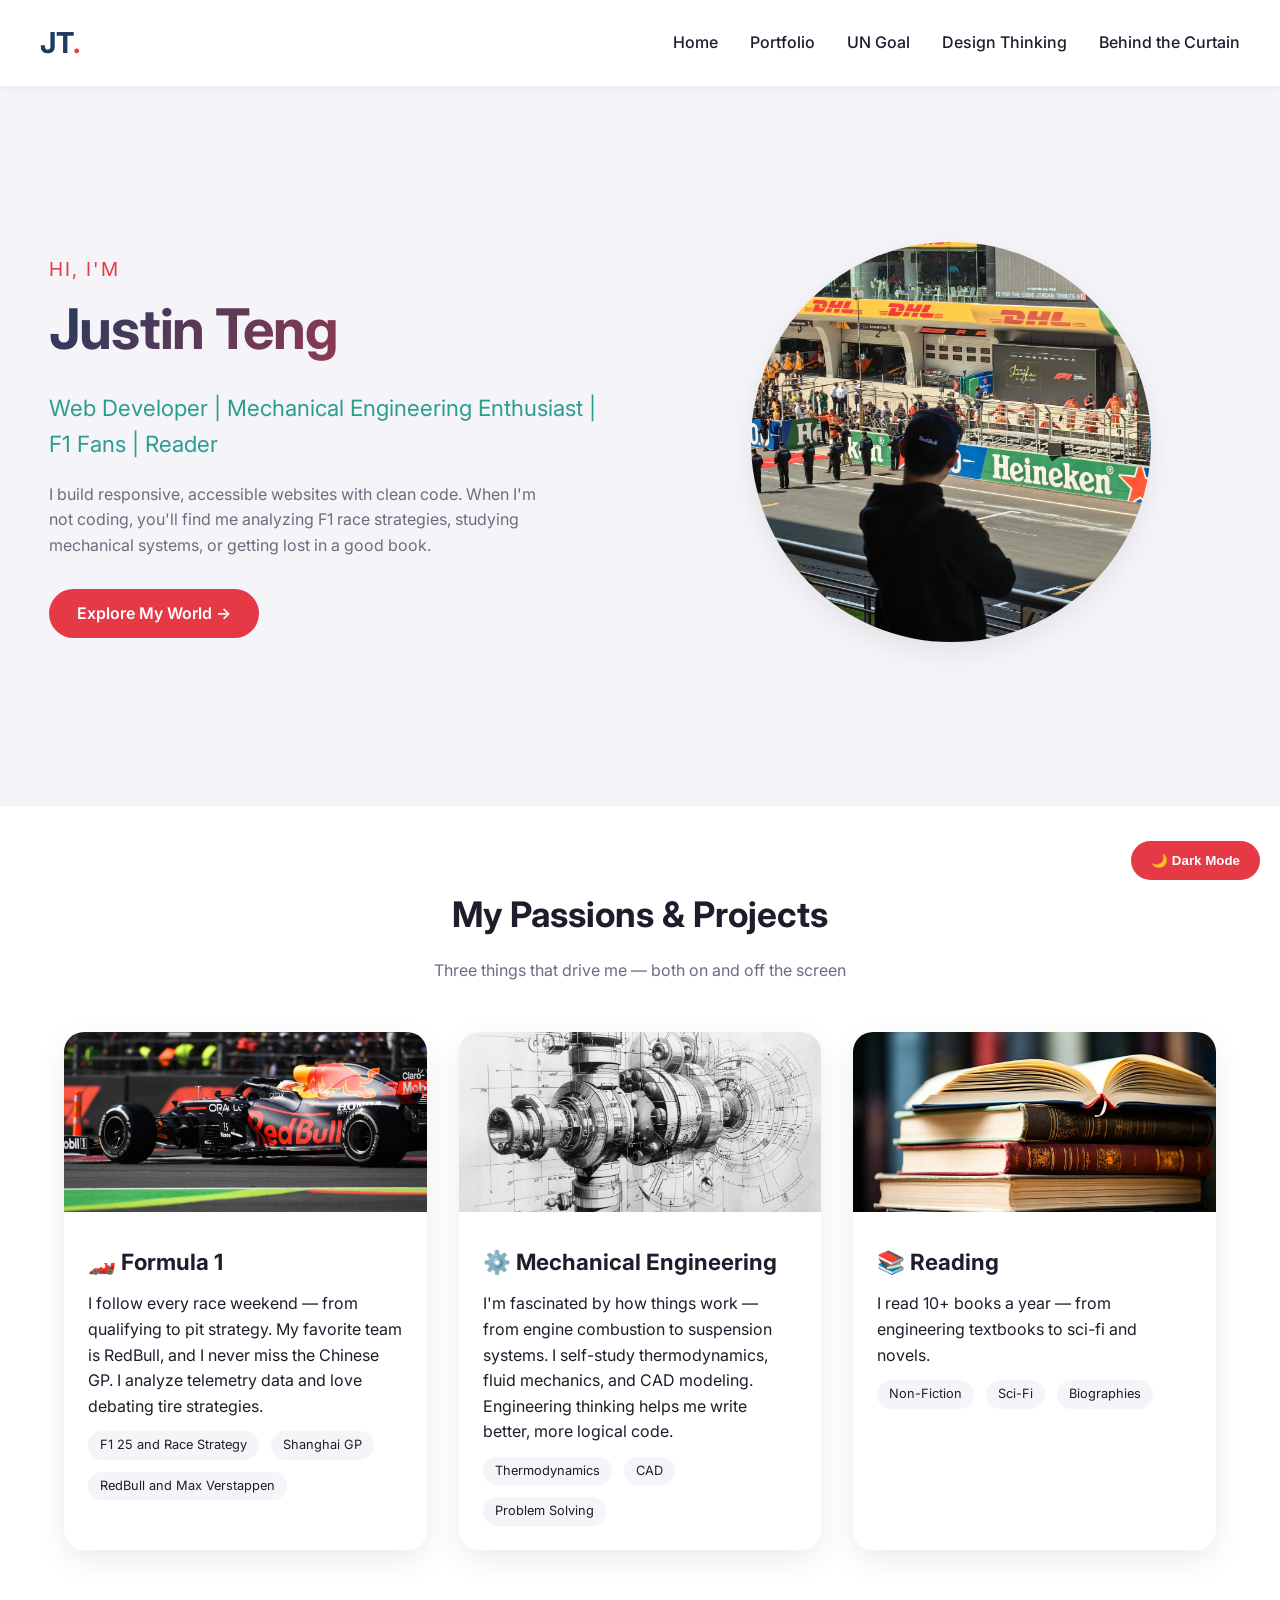
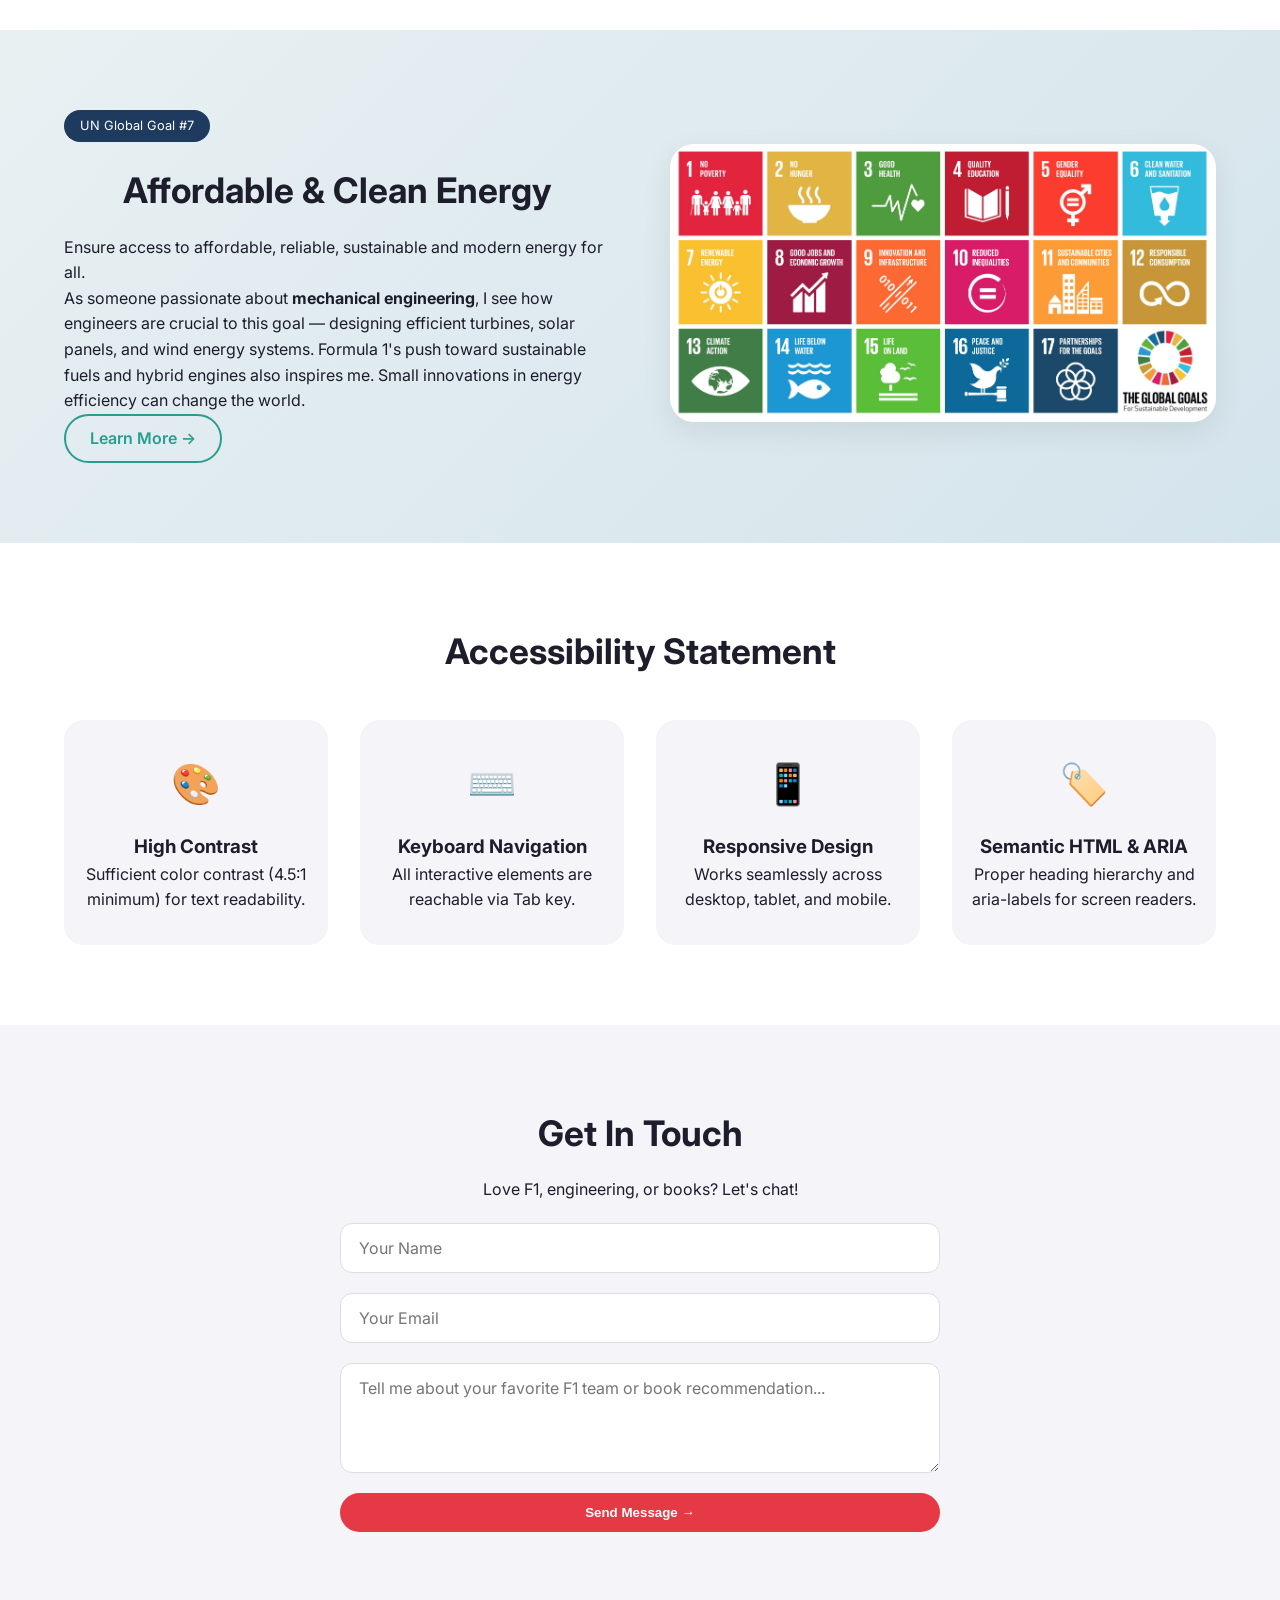
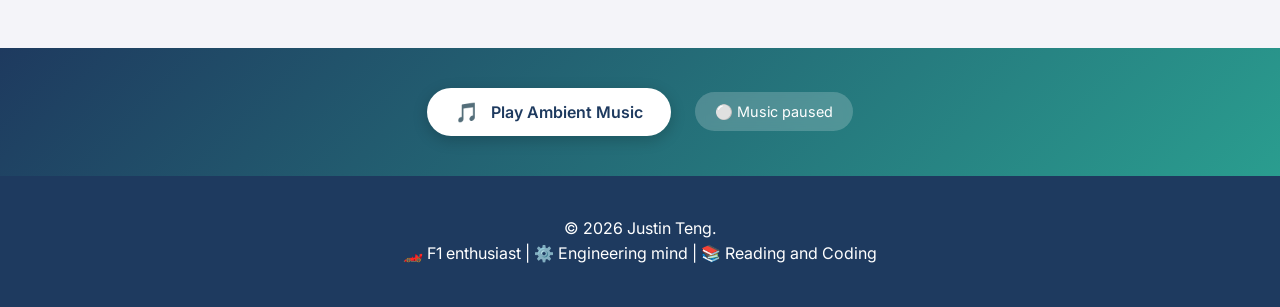
<file: index.html>
<!DOCTYPE html>
<html lang="en">
<head>
    <meta charset="UTF-8">
    <meta name="viewport" content="width=device-width, initial-scale=1.0, viewport-fit=cover">
    <title>Justin Teng | Web Developer & Engineer</title>
    <link rel="stylesheet" href="styles.css">
    <link href="https://fonts.googleapis.com/css2?family=Inter:wght@300;400;600;700&display=swap" rel="stylesheet">
</head>
<body>

    <header>
        <nav class="navbar">
            <div class="logo">JT<span>.</span></div>
            <ul class="nav-links" id="navLinks">
                <li><a href="index.html">Home</a></li>
                <li><a href="#portfolio">Portfolio</a></li>
                <li><a href="#un-goal">UN Goal</a></li>
                <li><a href="design-thinking.html">Design Thinking</a></li>
                <li><a href="behind-curtain.html">Behind the Curtain</a></li>
            </ul>
            <button class="menu-toggle" id="menuToggle" aria-label="Menu">☰</button>
        </nav>
    </header>
    <main>

        <section id="hero" class="hero">
            <div class="hero-content">
                <div class="hero-text">
                    <p class="greeting">Hi, I'm</p>
                    <h1>Justin Teng</h1>
                    <p class="title">Web Developer | Mechanical Engineering Enthusiast | F1 Fans | Reader</p>
                    <p class="description">I build responsive, accessible websites with clean code. When I'm not coding, you'll find me analyzing F1 race strategies, studying mechanical systems, or getting lost in a good book.</p>
                    <a href="#portfolio" class="btn-primary">Explore My World →</a>
                </div>
                <div class="hero-image">
        
                    <img src="images/profile.jpg" alt="Justin Teng - Web developer, engineering enthusiast, and F1 fan">
                </div>
            </div>
        </section>


        <section id="portfolio" class="portfolio">
            <div class="container">
                <h2>My Passions & Projects</h2>
                <p class="section-subtitle">Three things that drive me — both on and off the screen</p>
                <div class="portfolio-grid"> 
                    
                
                    <div class="portfolio-card">
                        <img src="images/f1-racing.jpg" alt="Formula 1 car racing on track at high speed">
                        <div class="card-content">
                            <h3>🏎️ Formula 1</h3>
                            <p>I follow every race weekend — from qualifying to pit strategy. My favorite team is RedBull, and I never miss the Chinese GP. I analyze telemetry data and love debating tire strategies.</p>
                            <span class="tech-tag">F1 25 and Race Strategy</span>
                            <span class="tech-tag">Shanghai GP</span>
                            <span class="tech-tag">RedBull and Max Verstappen</span>
                        </div>
                    </div>

                
                    <div class="portfolio-card">
                        <img src="images/mechanical-eng.jpg" alt="Mechanical engineering diagram or CAD model">
                        <div class="card-content">
                            <h3>⚙️ Mechanical Engineering</h3>
                            <p>I'm fascinated by how things work — from engine combustion to suspension systems. I self-study thermodynamics, fluid mechanics, and CAD modeling. Engineering thinking helps me write better, more logical code.</p>
                            <span class="tech-tag">Thermodynamics</span>
                            <span class="tech-tag">CAD</span>
                            <span class="tech-tag">Problem Solving</span>
                        </div>
                    </div>

                
                    <div class="portfolio-card">
                        <img src="images/reading.jpg" alt="Stack of books on a desk">
                        <div class="card-content">
                            <h3>📚 Reading</h3>
                            <p>I read 10+ books a year — from engineering textbooks to sci-fi and novels.</p>
                            <span class="tech-tag">Non-Fiction</span>
                            <span class="tech-tag">Sci-Fi</span>
                            <span class="tech-tag">Biographies</span>
                        </div>
                    </div>

                </div> 
            </div>  
        </section> 

        <section id="un-goal" class="un-goal">
            <div class="container">
                <div class="un-content">
                    <div class="un-text">
                        <span class="un-badge">UN Global Goal #7</span>
                        <h2>Affordable & Clean Energy</h2>
                        <p>Ensure access to affordable, reliable, sustainable and modern energy for all.</p>
                        <p>As someone passionate about <strong>mechanical engineering</strong>, I see how engineers are crucial to this goal — designing efficient turbines, solar panels, and wind energy systems. Formula 1's push toward sustainable fuels and hybrid engines also inspires me. Small innovations in energy efficiency can change the world.</p>
                        <a href="https://sdgs.un.org/goals/goal7" target="_blank" class="btn-secondary">Learn More →</a>
                    </div>
                    <div class="un-image">
                       
                        <img src="images/un-goal.jpg" alt="UN Global Goal 7: Affordable and Clean Energy icon showing a light bulb and sun">
                    </div>
                </div>
            </div>
        </section>


        <section id="accessibility" class="accessibility">
            <div class="container">
                <h2>Accessibility Statement</h2>
                <div class="accessibility-grid">
                    <div class="a11y-item">
                        <span class="a11y-icon">🎨</span>
                        <h3>High Contrast</h3>
                        <p>Sufficient color contrast (4.5:1 minimum) for text readability.</p>
                    </div>
                    <div class="a11y-item">
                        <span class="a11y-icon">⌨️</span>
                        <h3>Keyboard Navigation</h3>
                        <p>All interactive elements are reachable via Tab key.</p>
                    </div>
                    <div class="a11y-item">
                        <span class="a11y-icon">📱</span>
                        <h3>Responsive Design</h3>
                        <p>Works seamlessly across desktop, tablet, and mobile.</p>
                    </div>
                    <div class="a11y-item">
                        <span class="a11y-icon">🏷️</span>
                        <h3>Semantic HTML & ARIA</h3>
                        <p>Proper heading hierarchy and aria-labels for screen readers.</p>
                    </div>
                </div>
            </div>
        </section>

        <section class="contact-form">
            <div class="container">
                <h2>Get In Touch</h2>
                <p style="text-align: center; margin-bottom: 20px;">Love F1, engineering, or books? Let's chat!</p>
                <form id="contactForm">
                    <input type="text" id="name" placeholder="Your Name" required>
                    <input type="email" id="email" placeholder="Your Email" required>
                    <textarea id="message" rows="4" placeholder="Tell me about your favorite F1 team or book recommendation..."></textarea>
                    <button type="submit" class="btn-primary">Send Message →</button>
                    <p id="formFeedback" class="form-feedback"></p>
                </form>
            </div>
        </section>

        <section class="music-player">
            <div class="container">
                <div class="music-controls">
                    <button id="musicToggle" class="music-btn" aria-label="Play background music">
                        <span class="music-icon">🎵</span>
                        <span class="music-text">Play Ambient Music</span>
                    </button>
                    <div class="music-status" id="musicStatus">
                        ⚪ Music paused
                    </div>
                </div>
            </div>
        </section>
    </main>

    <footer>
        <div class="footer-content">
            <p>© 2026 Justin Teng.</p>
            <p>🏎️ F1 enthusiast | ⚙️ Engineering mind | 📚 Reading and Coding</p>
        </div>
    </footer>

    <script src="script.js"></script>
</body>
</html>
</file>
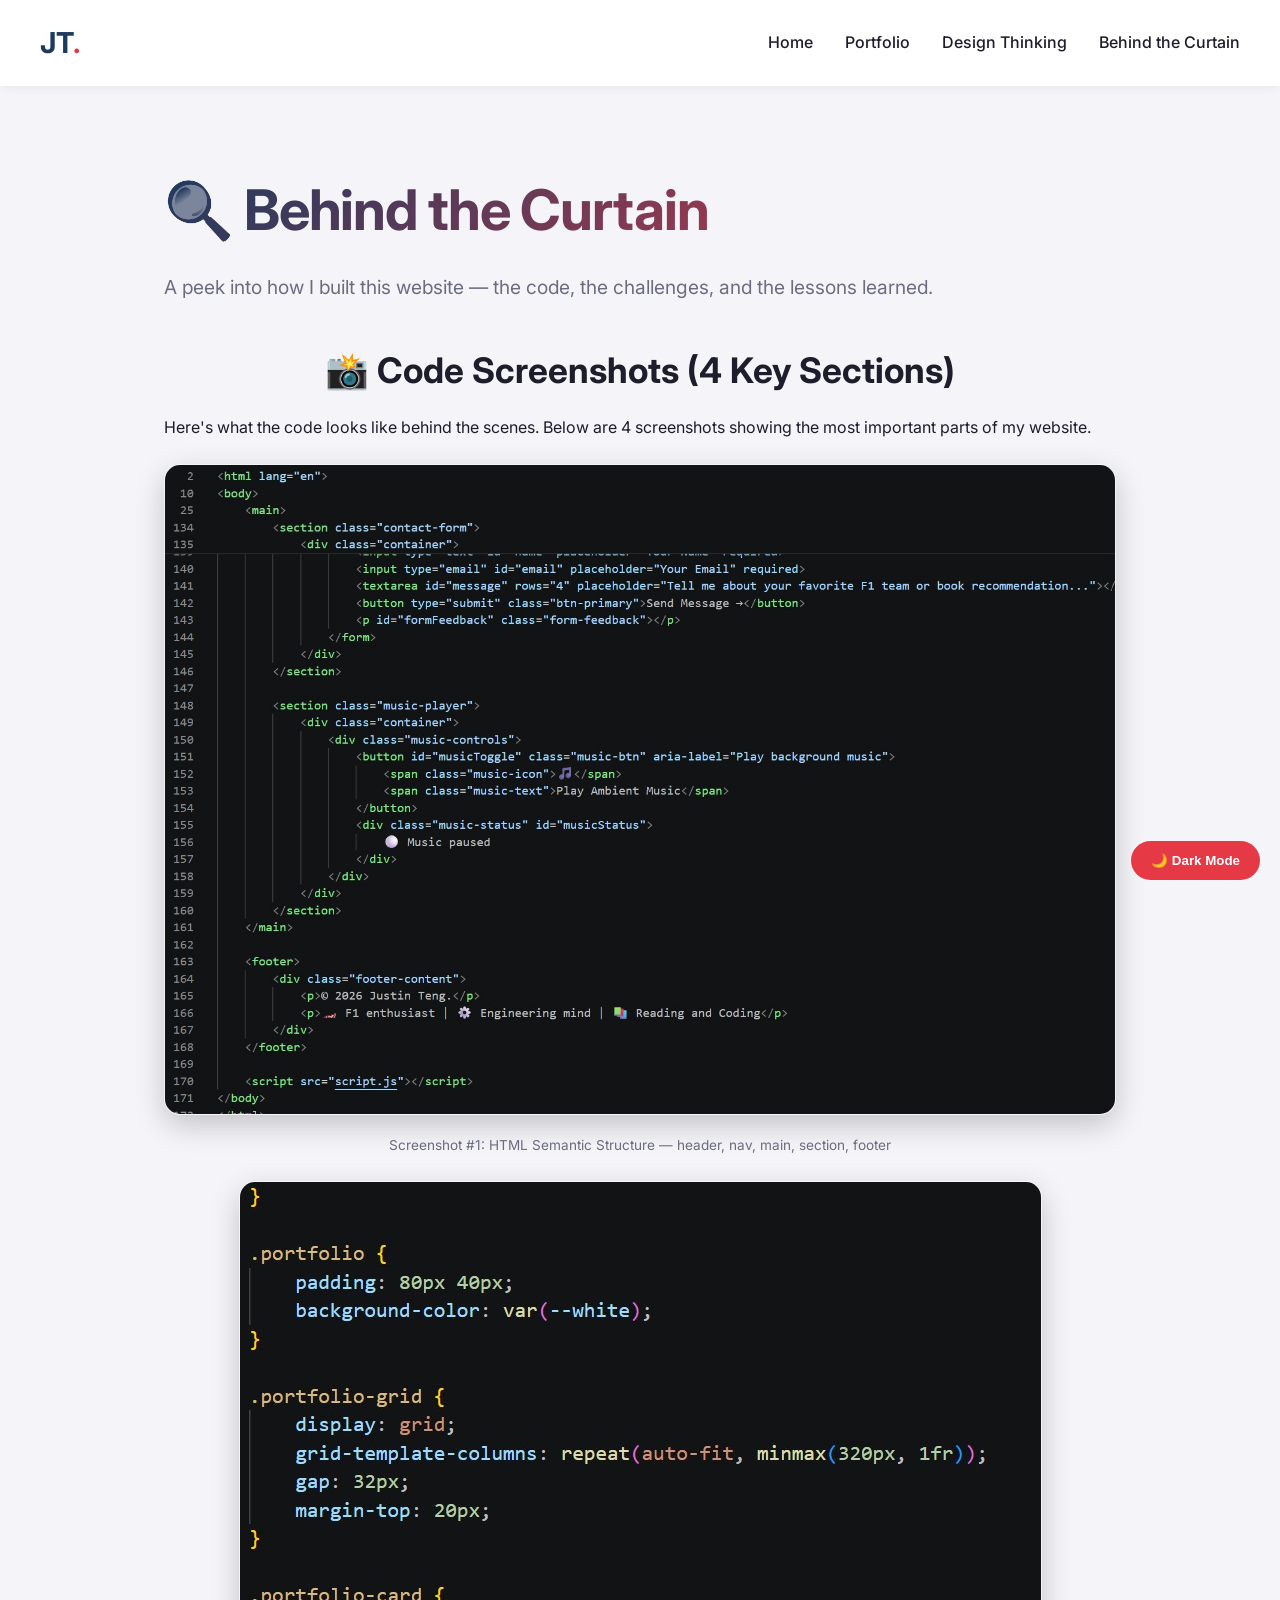
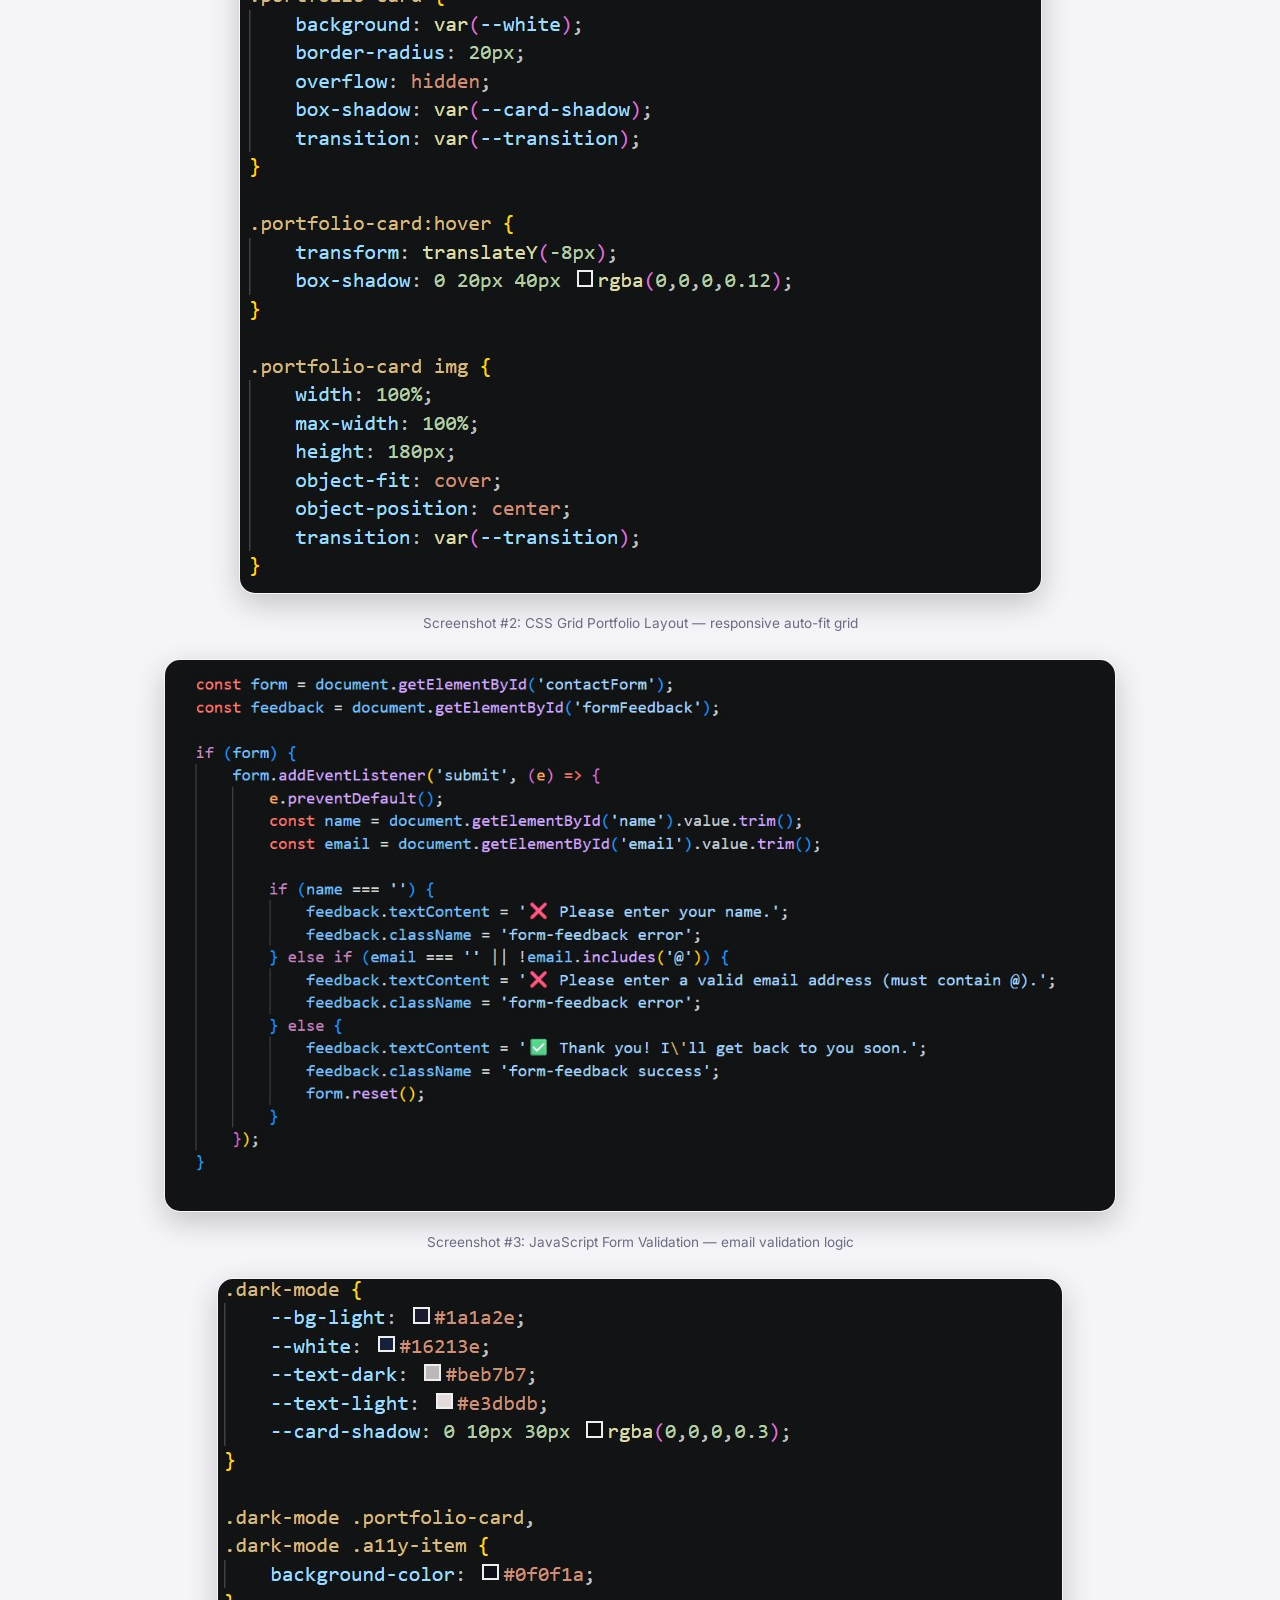
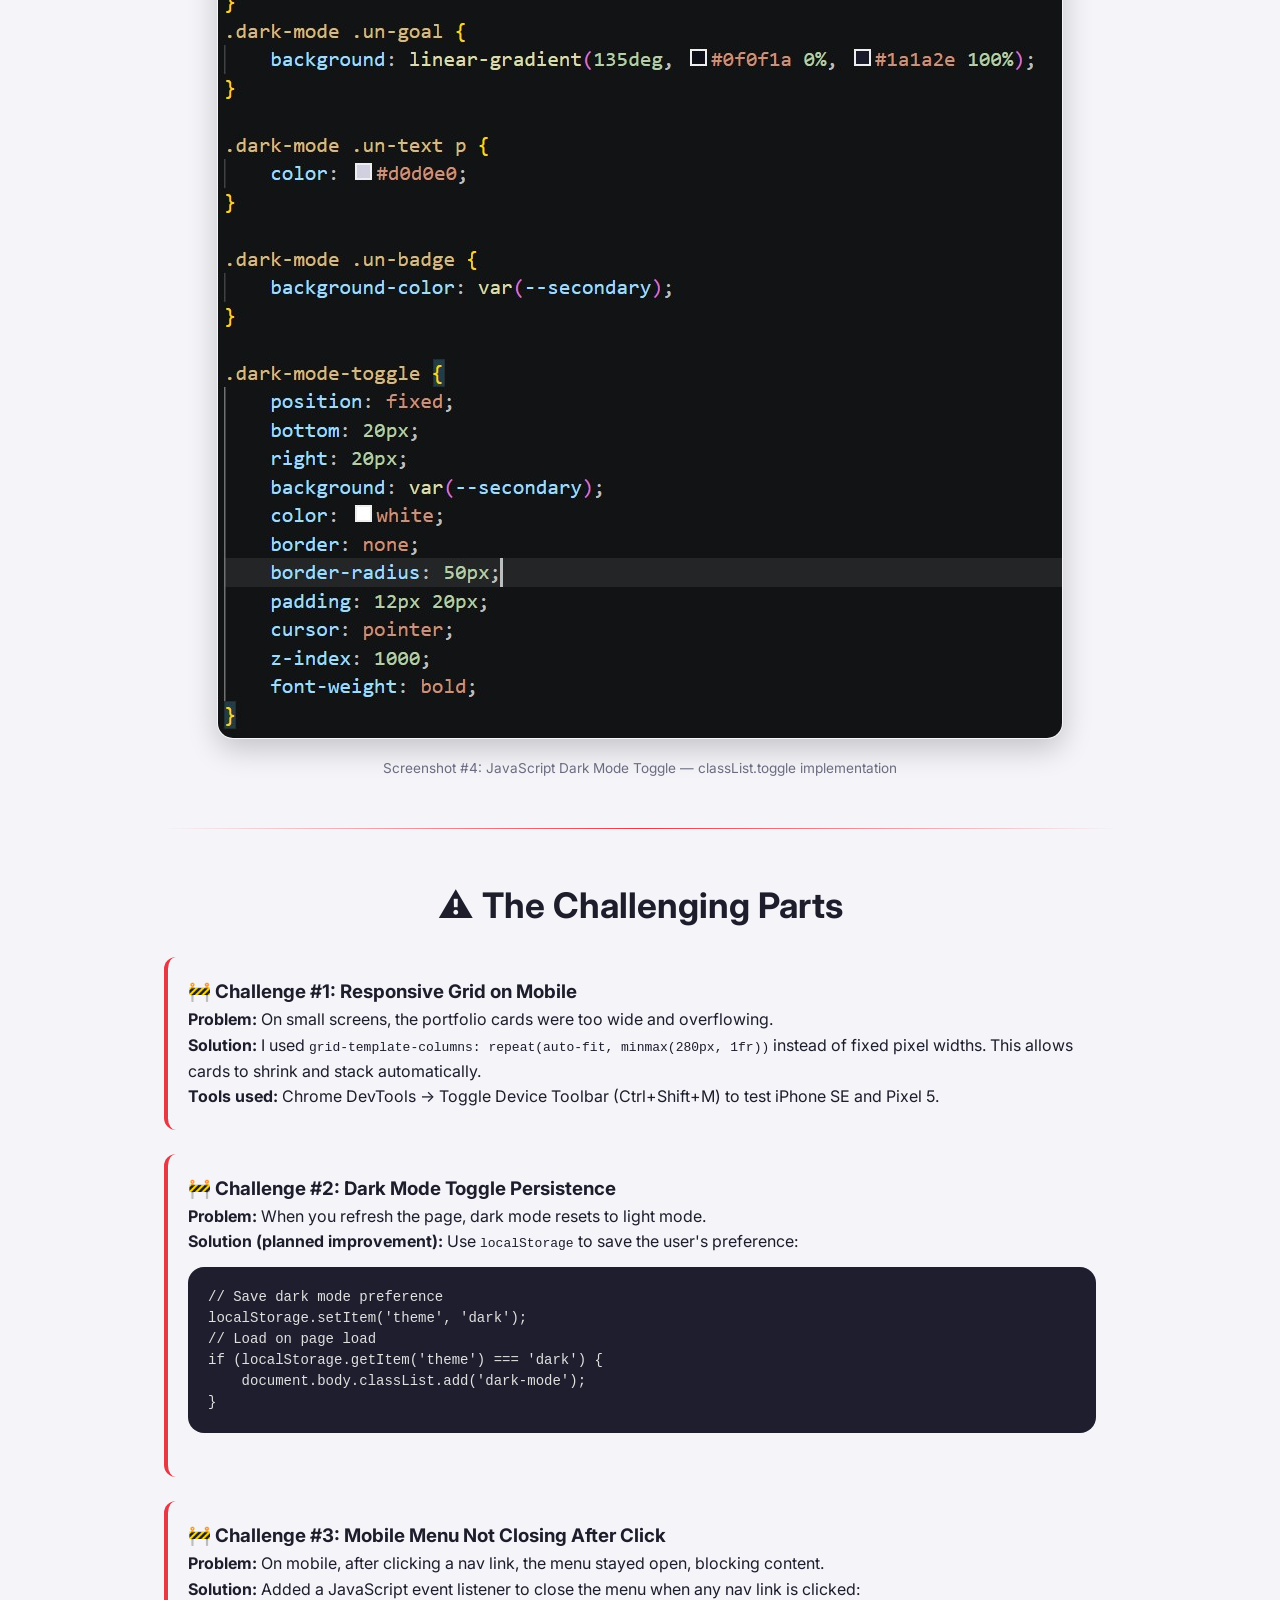
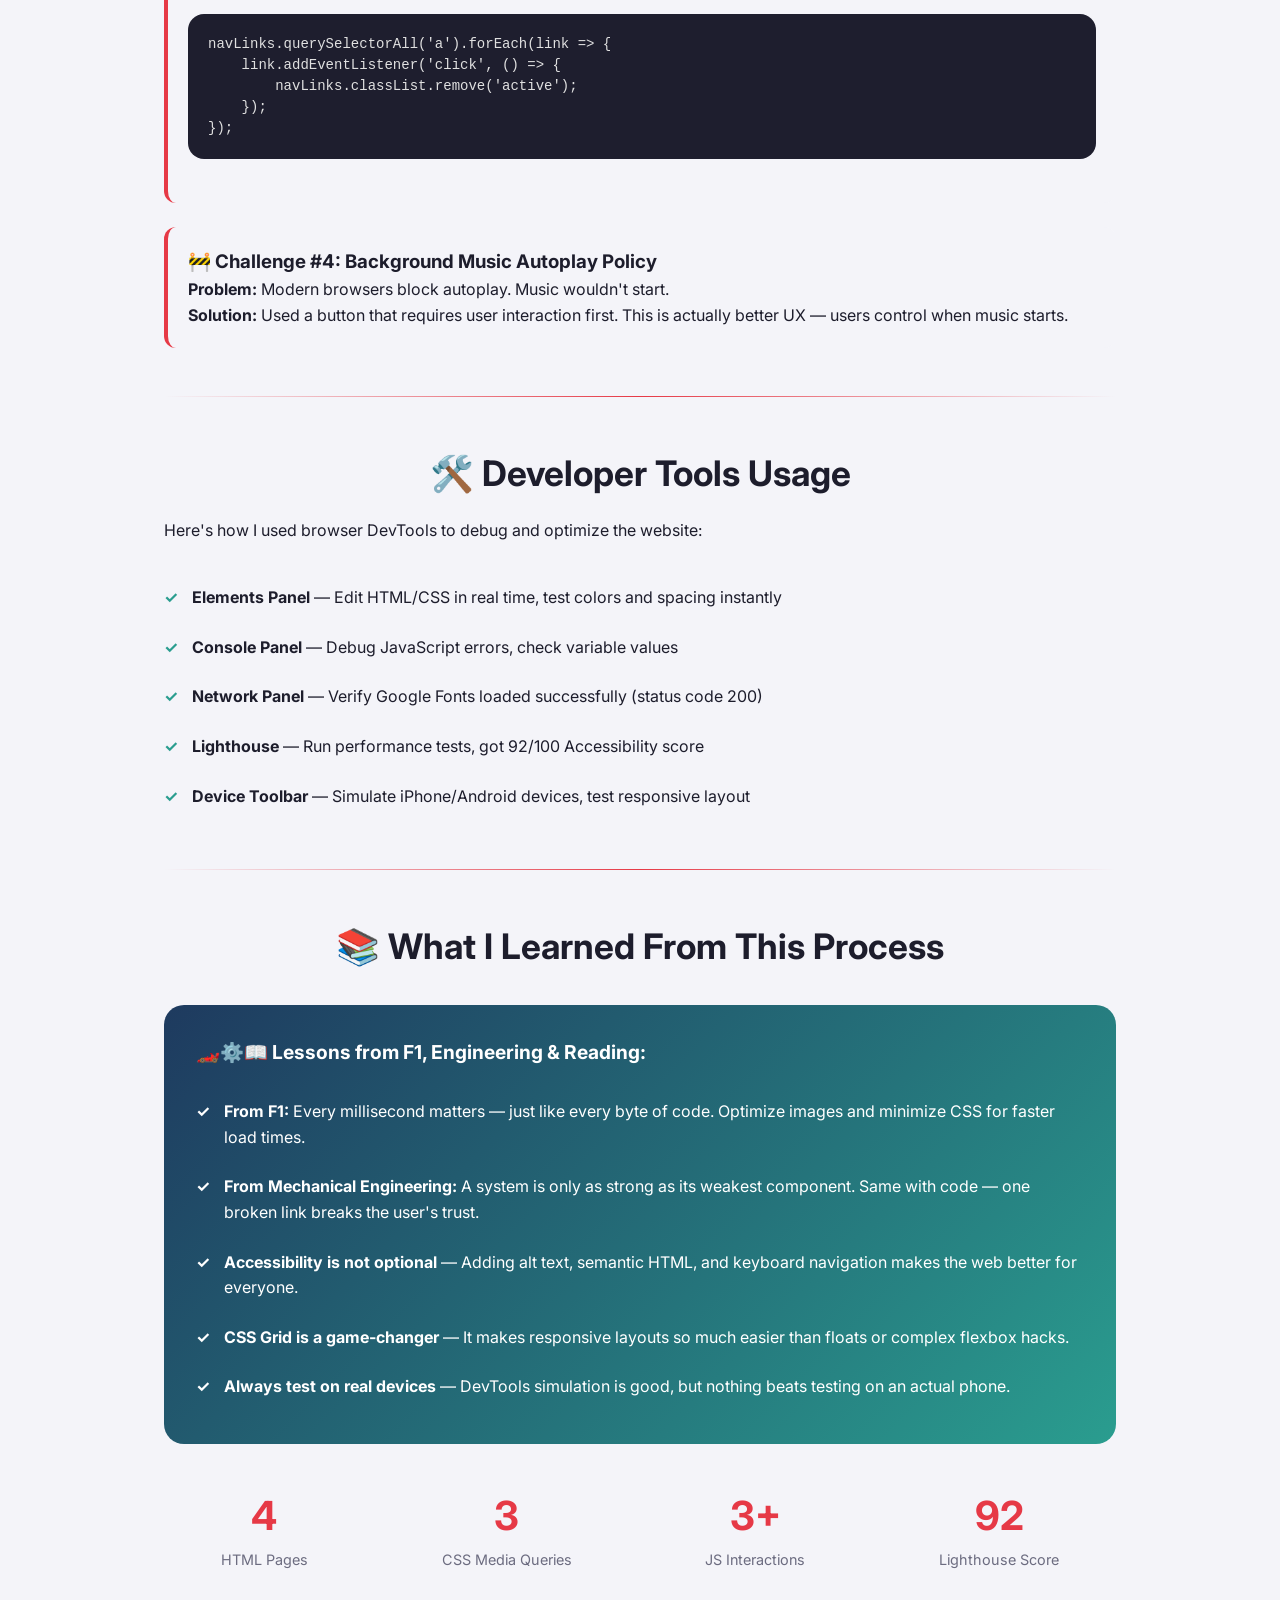
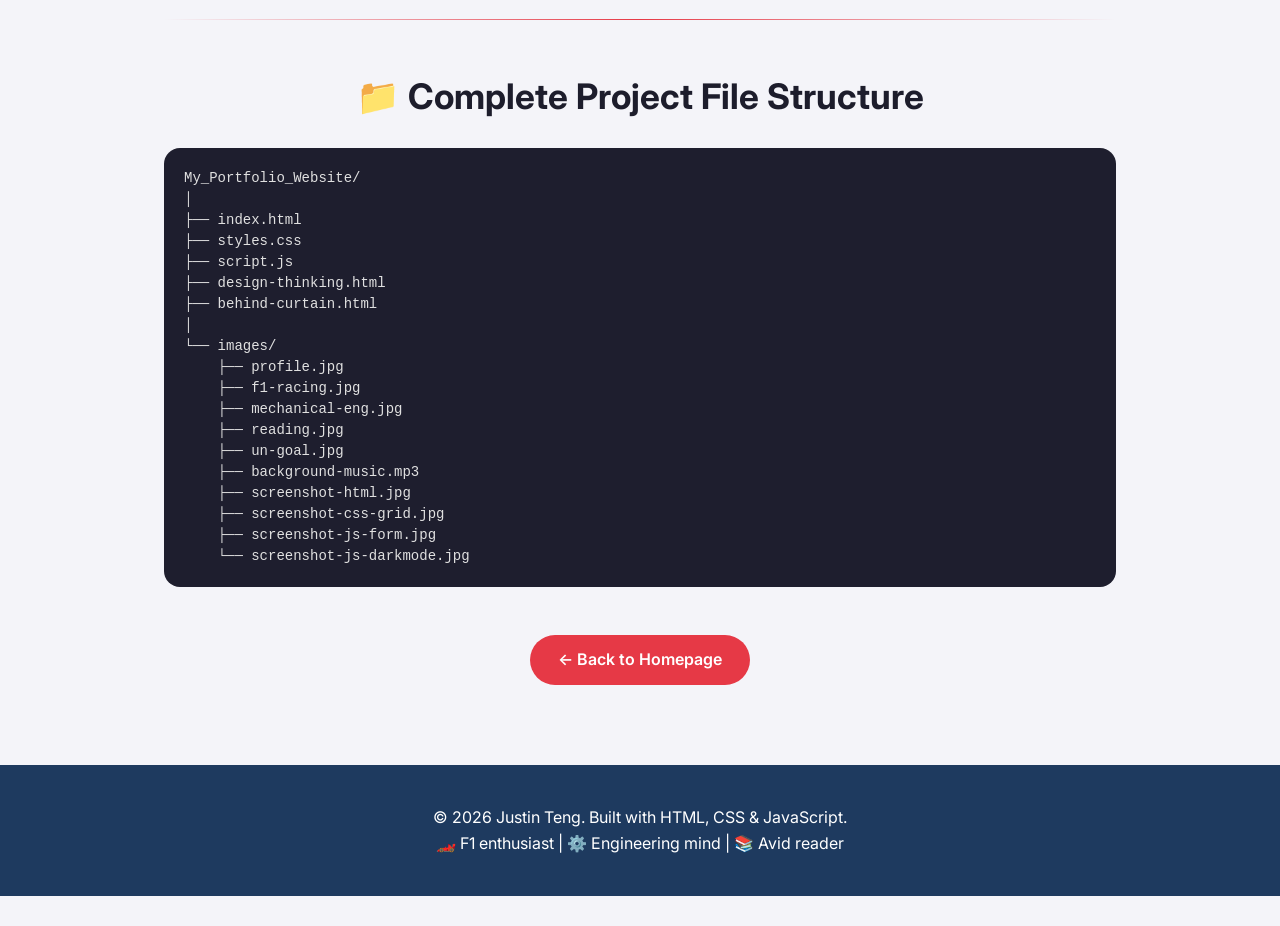
<file: behind-curtain.html>
<!DOCTYPE html>
<html lang="en">
<head>
    <meta charset="UTF-8">
    <meta name="viewport" content="width=device-width, initial-scale=1.0">
    <title>Behind the Curtain - Justin Teng</title>
    <link rel="stylesheet" href="styles.css">
    <link href="https://fonts.googleapis.com/css2?family=Inter:wght@300;400;600;700&display=swap" rel="stylesheet">
    <style>
        .page-container {
            max-width: 1000px;
            margin: 0 auto;
            padding: 80px 24px;
        }
        
        .code-screenshot {
            background: #1e1e2e;
            border-radius: 16px;
            padding: 20px;
            margin: 24px 0;
            overflow-x: auto;
        }
        
        .code-screenshot pre {
            color: #e0e0e0;
            font-family: 'Courier New', monospace;
            font-size: 14px;
            line-height: 1.5;
            margin: 0;
        }
        
        .screenshot-image {
            margin: 24px 0;
            text-align: center;
        }
        
        .screenshot-image img {
            max-width: 100%;
            border-radius: 16px;
            box-shadow: 0 10px 30px rgba(0,0,0,0.2);
            border: 1px solid rgba(255,255,255,0.1);
        }
        
        .screenshot-caption {
            margin-top: 12px;
            font-size: 0.85rem;
            color: var(--text-light);
            text-align: center;
        }
        
        .challenge-card {
            background: var(--bg-light);
            border-left: 4px solid var(--secondary);
            padding: 20px;
            margin: 24px 0;
            border-radius: 12px;
        }
        
        .learnings-list {
            list-style: none;
            padding: 0;
        }
        
        .learnings-list li {
            padding: 12px 0;
            padding-left: 28px;
            position: relative;
        }
        
        .learnings-list li::before {
            content: "✓";
            color: var(--accent);
            position: absolute;
            left: 0;
            font-weight: bold;
        }
        
        hr {
            margin: 48px 0;
            border: none;
            height: 1px;
            background: linear-gradient(to right, transparent, var(--secondary), transparent);
        }
        
        .back-link {
            margin-top: 48px;
            text-align: center;
        }
        
        .stats-grid {
            display: flex;
            justify-content: space-around;
            flex-wrap: wrap;
            gap: 20px;
            margin: 40px 0;
            text-align: center;
        }
        
        .stat-number {
            font-size: 2.5rem;
            font-weight: bold;
            color: var(--secondary);
        }
        
        .stat-label {
            font-size: 0.9rem;
            color: var(--text-light);
        }
        
        .lesson-box {
            background: linear-gradient(135deg, var(--primary), var(--accent));
            color: white;
            padding: 32px;
            border-radius: 20px;
            margin: 30px 0;
        }
        
        .lesson-box .learnings-list li::before {
            color: white;
        }
    </style>
</head>
<body>

    <header>
        <nav class="navbar">
            <div class="logo">JT<span>.</span></div>
            <ul class="nav-links" id="navLinks">
                <li><a href="index.html">Home</a></li>
                <li><a href="index.html#portfolio">Portfolio</a></li>
                <li><a href="design-thinking.html">Design Thinking</a></li>
                <li><a href="behind-curtain.html">Behind the Curtain</a></li>
            </ul>
            <button class="menu-toggle" id="menuToggle" aria-label="Menu">☰</button>
        </nav>
    </header>

    <main>
        <div class="page-container">
            <h1>🔍 Behind the Curtain</h1>
            <p style="font-size: 1.2rem; color: var(--text-light); margin-bottom: 40px;">
                A peek into how I built this website — the code, the challenges, and the lessons learned.
            </p>

            <h2>📸 Code Screenshots (4 Key Sections)</h2>
            <p>Here's what the code looks like behind the scenes. Below are 4 screenshots showing the most important parts of my website.</p>

            <div class="screenshot-image">
                <img src="images/screenshot-html.jpg" alt="HTML semantic structure showing header, nav, main, section, footer tags">
                <div class="screenshot-caption">Screenshot #1: HTML Semantic Structure — header, nav, main, section, footer</div>
            </div>

            <div class="screenshot-image">
                <img src="images/screenshot-css-grid.jpg" alt="CSS Grid portfolio layout with responsive grid-template-columns">
                <div class="screenshot-caption">Screenshot #2: CSS Grid Portfolio Layout — responsive auto-fit grid</div>
            </div>

            <div class="screenshot-image">
                <img src="images/screenshot-js-form.jpg" alt="JavaScript form validation code checking email for @ symbol">
                <div class="screenshot-caption">Screenshot #3: JavaScript Form Validation — email validation logic</div>
            </div>

            <div class="screenshot-image">
                <img src="images/screenshot-js-darkmode.jpg" alt="JavaScript dark mode toggle with classList.toggle">
                <div class="screenshot-caption">Screenshot #4: JavaScript Dark Mode Toggle — classList.toggle implementation</div>
            </div>

            <hr>

            <h2>⚠️ The Challenging Parts</h2>
            
            <div class="challenge-card">
                <h3>🚧 Challenge #1: Responsive Grid on Mobile</h3>
                <p><strong>Problem:</strong> On small screens, the portfolio cards were too wide and overflowing.</p>
                <p><strong>Solution:</strong> I used <code>grid-template-columns: repeat(auto-fit, minmax(280px, 1fr))</code> instead of fixed pixel widths. This allows cards to shrink and stack automatically.</p>
                <p><strong>Tools used:</strong> Chrome DevTools → Toggle Device Toolbar (Ctrl+Shift+M) to test iPhone SE and Pixel 5.</p>
            </div>

            <div class="challenge-card">
                <h3>🚧 Challenge #2: Dark Mode Toggle Persistence</h3>
                <p><strong>Problem:</strong> When you refresh the page, dark mode resets to light mode.</p>
                <p><strong>Solution (planned improvement):</strong> Use <code>localStorage</code> to save the user's preference:</p>
                <div class="code-screenshot" style="margin-top: 12px;">
                    <pre><code>// Save dark mode preference
localStorage.setItem('theme', 'dark');
// Load on page load
if (localStorage.getItem('theme') === 'dark') {
    document.body.classList.add('dark-mode');
}</code></pre>
                </div>
            </div>

            <div class="challenge-card">
                <h3>🚧 Challenge #3: Mobile Menu Not Closing After Click</h3>
                <p><strong>Problem:</strong> On mobile, after clicking a nav link, the menu stayed open, blocking content.</p>
                <p><strong>Solution:</strong> Added a JavaScript event listener to close the menu when any nav link is clicked:</p>
                <div class="code-screenshot" style="margin-top: 12px;">
                    <pre><code>navLinks.querySelectorAll('a').forEach(link => {
    link.addEventListener('click', () => {
        navLinks.classList.remove('active');
    });
});</code></pre>
                </div>
            </div>

            <div class="challenge-card">
                <h3>🚧 Challenge #4: Background Music Autoplay Policy</h3>
                <p><strong>Problem:</strong> Modern browsers block autoplay. Music wouldn't start.</p>
                <p><strong>Solution:</strong> Used a button that requires user interaction first. This is actually better UX — users control when music starts.</p>
            </div>

            <hr>

            <h2>🛠️ Developer Tools Usage</h2>
            <p>Here's how I used browser DevTools to debug and optimize the website:</p>

            <ul class="learnings-list" style="margin: 30px 0;">
                <li><strong>Elements Panel</strong> — Edit HTML/CSS in real time, test colors and spacing instantly</li>
                <li><strong>Console Panel</strong> — Debug JavaScript errors, check variable values</li>
                <li><strong>Network Panel</strong> — Verify Google Fonts loaded successfully (status code 200)</li>
                <li><strong>Lighthouse</strong> — Run performance tests, got 92/100 Accessibility score</li>
                <li><strong>Device Toolbar</strong> — Simulate iPhone/Android devices, test responsive layout</li>
            </ul>

            <hr>

            <h2>📚 What I Learned From This Process</h2>
            
            <div class="lesson-box">
                <p style="font-size: 1.2rem; margin-bottom: 20px;"><strong>🏎️⚙️📖 Lessons from F1, Engineering & Reading:</strong></p>
                <ul class="learnings-list" style="color: white;">
                    <li><strong>From F1:</strong> Every millisecond matters — just like every byte of code. Optimize images and minimize CSS for faster load times.</li>
                    <li><strong>From Mechanical Engineering:</strong> A system is only as strong as its weakest component. Same with code — one broken link breaks the user's trust.</li>
                    <li><strong>Accessibility is not optional</strong> — Adding alt text, semantic HTML, and keyboard navigation makes the web better for everyone.</li>
                    <li><strong>CSS Grid is a game-changer</strong> — It makes responsive layouts so much easier than floats or complex flexbox hacks.</li>
                    <li><strong>Always test on real devices</strong> — DevTools simulation is good, but nothing beats testing on an actual phone.</li>
                </ul>
            </div>

            <div class="stats-grid">
                <div>
                    <div class="stat-number">4</div>
                    <div class="stat-label">HTML Pages</div>
                </div>
                <div>
                    <div class="stat-number">3</div>
                    <div class="stat-label">CSS Media Queries</div>
                </div>
                <div>
                    <div class="stat-number">3+</div>
                    <div class="stat-label">JS Interactions</div>
                </div>
                <div>
                    <div class="stat-number">92</div>
                    <div class="stat-label">Lighthouse Score</div>
                </div>
            </div>

            <hr>

            <h2>📁 Complete Project File Structure</h2>
            <div class="code-screenshot">
                <pre><code>My_Portfolio_Website/
│
├── index.html
├── styles.css
├── script.js
├── design-thinking.html
├── behind-curtain.html
│
└── images/
    ├── profile.jpg
    ├── f1-racing.jpg
    ├── mechanical-eng.jpg
    ├── reading.jpg
    ├── un-goal.jpg
    ├── background-music.mp3
    ├── screenshot-html.jpg
    ├── screenshot-css-grid.jpg
    ├── screenshot-js-form.jpg
    └── screenshot-js-darkmode.jpg</code></pre>
            </div>

            <div class="back-link">
                <a href="index.html" class="btn-primary">← Back to Homepage</a>
            </div>
        </div>
    </main>

    <footer>
        <div class="footer-content">
            <p>© 2026 Justin Teng. Built with HTML, CSS & JavaScript.</p>
            <p>🏎️ F1 enthusiast | ⚙️ Engineering mind | 📚 Avid reader</p>
        </div>
    </footer>

    <script src="script.js"></script>
    <script>
        const navLinks = document.getElementById('navLinks');
        const menuToggle = document.getElementById('menuToggle');
        if (menuToggle && navLinks) {
            menuToggle.addEventListener('click', () => {
                navLinks.classList.toggle('active');
            });
            navLinks.querySelectorAll('a').forEach(link => {
                link.addEventListener('click', () => {
                    navLinks.classList.remove('active');
                });
            });
        }
    </script>
</body>
</html>
</file>
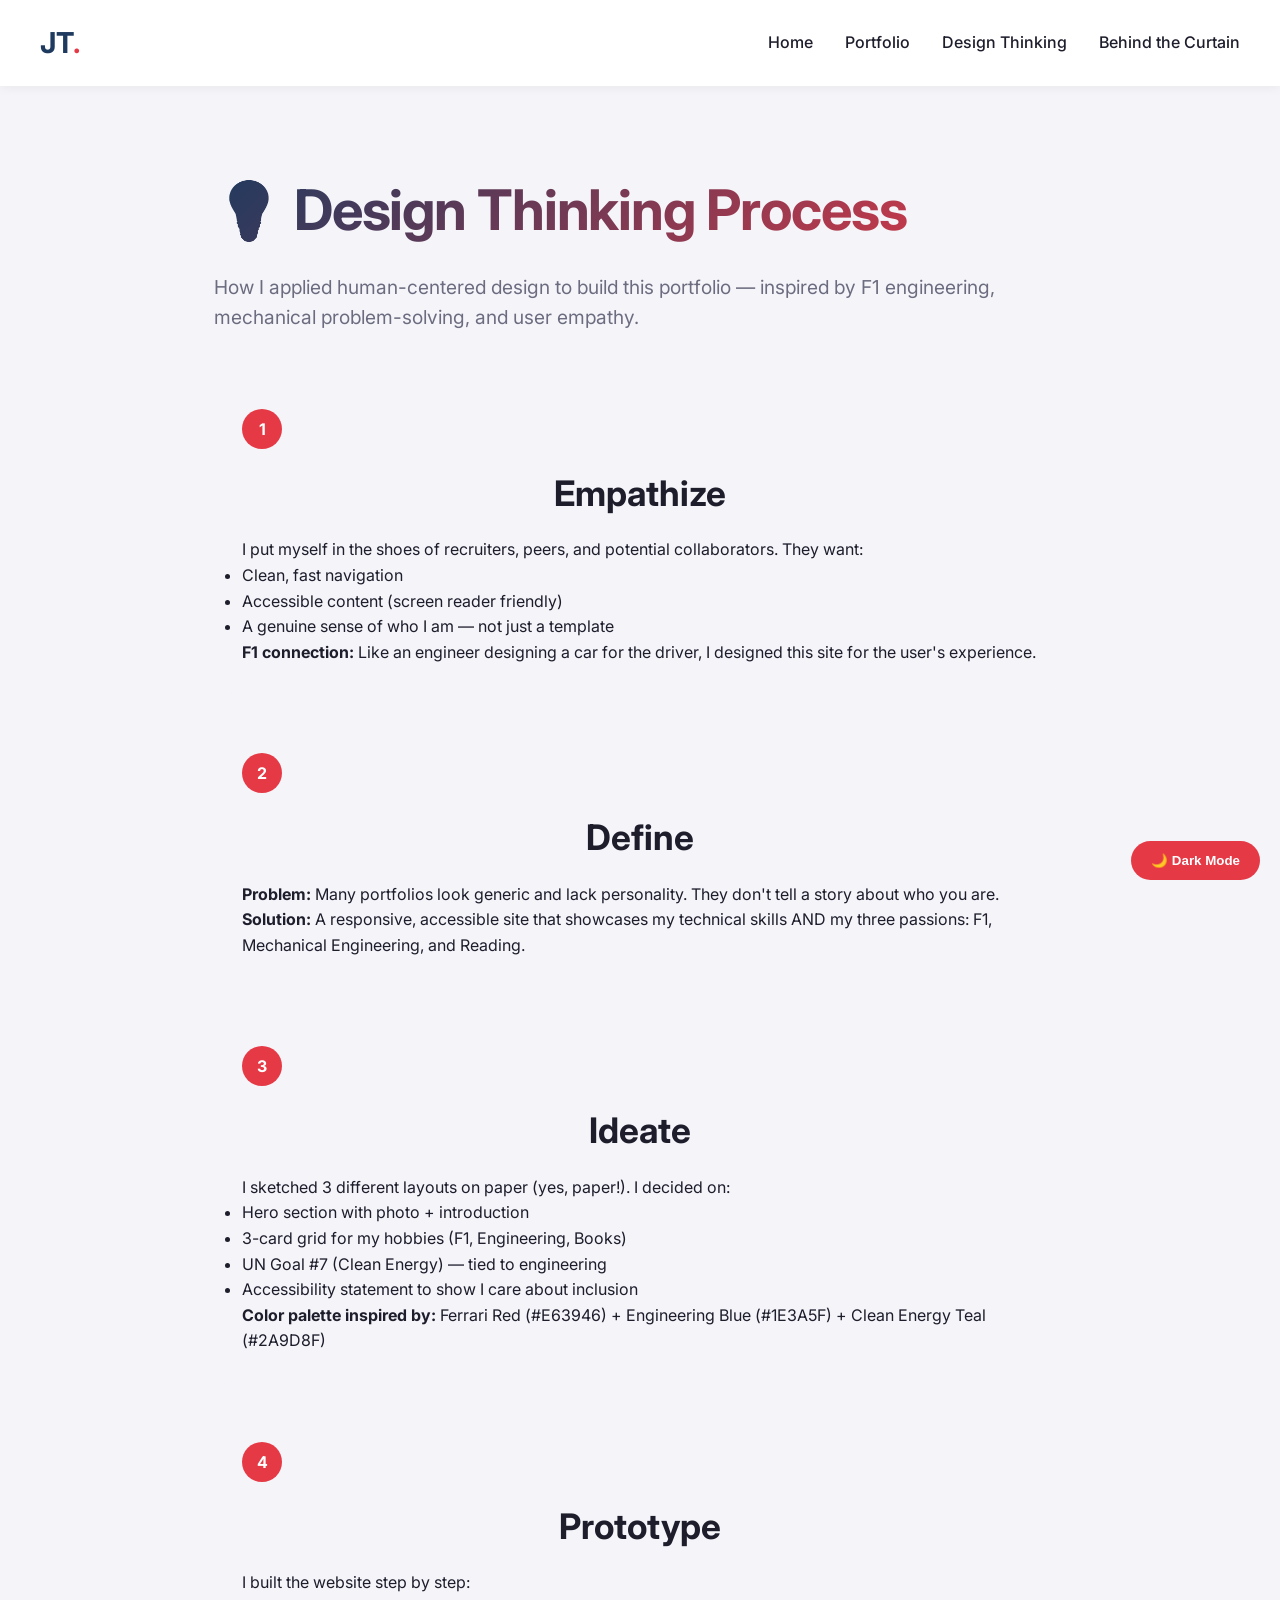
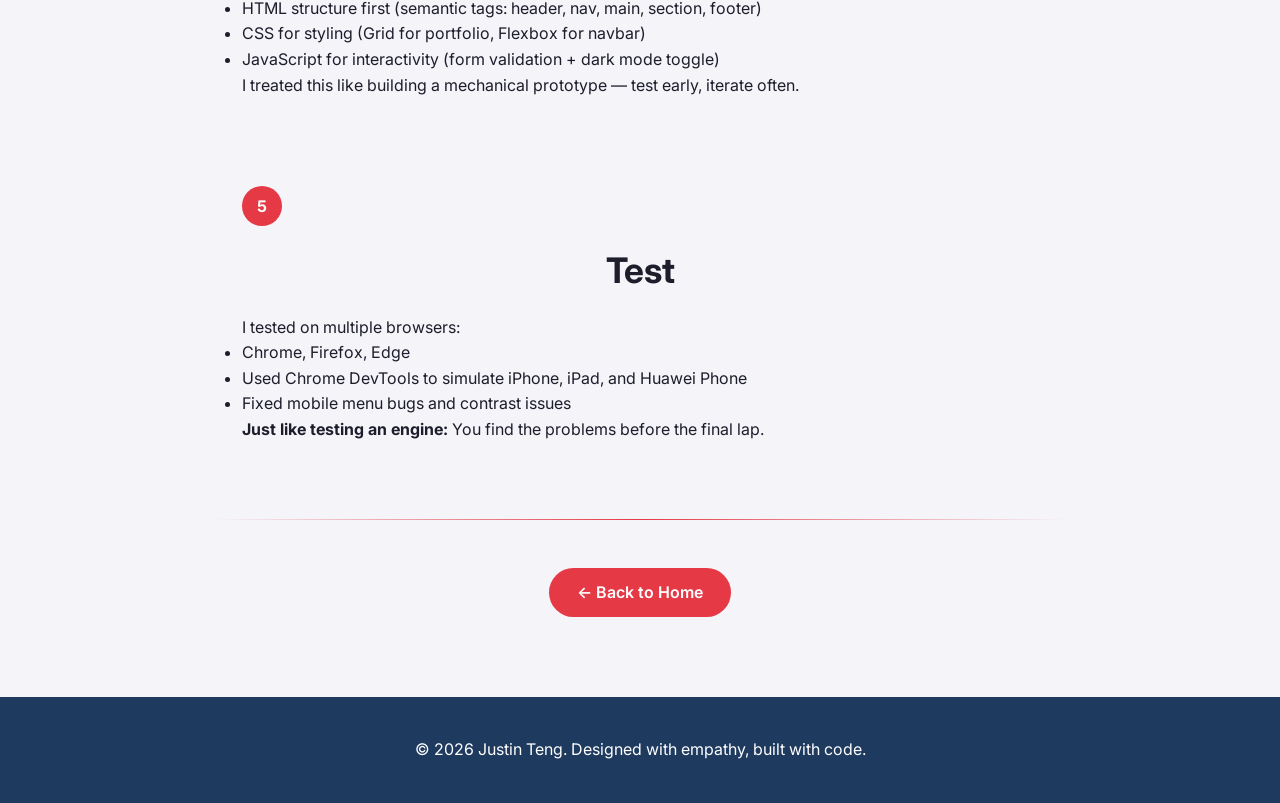
<file: design-thinking.html>
<!DOCTYPE html>
<html lang="en">
<head>
    <meta charset="UTF-8">
    <meta name="viewport" content="width=device-width, initial-scale=1.0">
    <title>Design Thinking - Justin Teng</title>
    <link rel="stylesheet" href="styles.css">
    <link href="https://fonts.googleapis.com/css2?family=Inter:wght@300;400;600;700&display=swap" rel="stylesheet">
    <style>
        .page-container {
            max-width: 900px;
            margin: 0 auto;
            padding: 80px 24px;
        }
        .phase-card {
            background: var(--bg-light);
            border-radius: 20px;
            padding: 28px;
            margin-bottom: 32px;
            transition: transform 0.2s ease;
        }
        .phase-card:hover {
            transform: translateX(8px);
        }
        .phase-number {
            display: inline-block;
            background: var(--secondary);
            color: white;
            width: 40px;
            height: 40px;
            border-radius: 50%;
            text-align: center;
            line-height: 40px;
            font-weight: bold;
            margin-bottom: 16px;
        }
        .back-link {
            margin-top: 48px;
            text-align: center;
        }
        hr {
            margin: 48px 0;
            border: none;
            height: 1px;
            background: linear-gradient(to right, transparent, var(--secondary), transparent);
        }
    </style>
</head>
<body>

    <header>
        <nav class="navbar">
            <div class="logo">JT<span>.</span></div>
            <ul class="nav-links" id="navLinks">
                <li><a href="index.html">Home</a></li>
                <li><a href="index.html#portfolio">Portfolio</a></li>
                <li><a href="design-thinking.html">Design Thinking</a></li>
                <li><a href="behind-curtain.html">Behind the Curtain</a></li>
            </ul>
            <button class="menu-toggle" id="menuToggle" aria-label="Menu">☰</button>
        </nav>
    </header>

    <main>
        <div class="page-container">
            <h1>💡 Design Thinking Process</h1>
            <p style="font-size: 1.2rem; color: var(--text-light); margin-bottom: 48px;">
                How I applied human-centered design to build this portfolio — inspired by F1 engineering, mechanical problem-solving, and user empathy.
            </p>

            <div class="phase-card">
                <div class="phase-number">1</div>
                <h2>Empathize</h2>
                <p>I put myself in the shoes of recruiters, peers, and potential collaborators. They want:</p>
                <ul>
                    <li>Clean, fast navigation</li>
                    <li>Accessible content (screen reader friendly)</li>
                    <li>A genuine sense of who I am — not just a template</li>
                </ul>
                <p><strong>F1 connection:</strong> Like an engineer designing a car for the driver, I designed this site for the user's experience.</p>
            </div>

            <div class="phase-card">
                <div class="phase-number">2</div>
                <h2>Define</h2>
                <p><strong>Problem:</strong> Many portfolios look generic and lack personality. They don't tell a story about who you are.</p>
                <p><strong>Solution:</strong> A responsive, accessible site that showcases my technical skills AND my three passions: F1, Mechanical Engineering, and Reading.</p>
            </div>

            <div class="phase-card">
                <div class="phase-number">3</div>
                <h2>Ideate</h2>
                <p>I sketched 3 different layouts on paper (yes, paper!). I decided on:</p>
                <ul>
                    <li>Hero section with photo + introduction</li>
                    <li>3-card grid for my hobbies (F1, Engineering, Books)</li>
                    <li>UN Goal #7 (Clean Energy) — tied to engineering</li>
                    <li>Accessibility statement to show I care about inclusion</li>
                </ul>
                <p><strong>Color palette inspired by:</strong> Ferrari Red (#E63946) + Engineering Blue (#1E3A5F) + Clean Energy Teal (#2A9D8F)</p>
            </div>

            <div class="phase-card">
                <div class="phase-number">4</div>
                <h2>Prototype</h2>
                <p>I built the website step by step:</p>
                <ul>
                    <li>HTML structure first (semantic tags: header, nav, main, section, footer)</li>
                    <li>CSS for styling (Grid for portfolio, Flexbox for navbar)</li>
                    <li>JavaScript for interactivity (form validation + dark mode toggle)</li>
                </ul>
                <p>I treated this like building a mechanical prototype — test early, iterate often.</p>
            </div>

            <div class="phase-card">
                <div class="phase-number">5</div>
                <h2>Test</h2>
                <p>I tested on multiple browsers:</p>
                <ul>
                    <li>Chrome, Firefox, Edge</li>
                    <li>Used Chrome DevTools to simulate iPhone, iPad, and Huawei Phone</li>
                    <li>Fixed mobile menu bugs and contrast issues</li>
                </ul>
                <p><strong>Just like testing an engine:</strong> You find the problems before the final lap.</p>
            </div>

            <hr>

            <div class="back-link">
                <a href="index.html" class="btn-primary">← Back to Home</a>
            </div>
        </div>
    </main>

    <footer>
        <div class="footer-content">
            <p>© 2026 Justin Teng. Designed with empathy, built with code.</p>
        </div>
    </footer>

    <script src="script.js"></script>
    <script>
        const navLinks = document.getElementById('navLinks');
        const menuToggle = document.getElementById('menuToggle');
        if (menuToggle && navLinks) {
            menuToggle.addEventListener('click', () => {
                navLinks.classList.toggle('active');
            });
            navLinks.querySelectorAll('a').forEach(link => {
                link.addEventListener('click', () => {
                    navLinks.classList.remove('active');
                });
            });
        }
    </script>
</body>
</html>
</file>
<file: styles.css>
:root {
    --primary: #1E3A5F;    
    --secondary: #E63946;    
    --accent: #2A9D8F;      
    --bg-light: #F4F4F9;
    --text-dark: #1D1D2C;
    --text-light: #6C6C80;
    --white: #FFFFFF;
    --card-shadow: 0 10px 30px rgba(0,0,0,0.08);
    --transition: all 0.3s cubic-bezier(0.2, 0.9, 0.4, 1.1);
}

* {
    margin: 0;
    padding: 0;
    box-sizing: border-box;
}

body {
    font-family: 'Inter', sans-serif;
    background-color: var(--bg-light);
    color: var(--text-dark);
    line-height: 1.6;
    scroll-behavior: smooth;
}

.container {
    max-width: 1200px;
    margin: 0 auto;
    padding: 0 24px;
}

h1 {
    font-size: 3.5rem;
    font-weight: 700;
    letter-spacing: -0.02em;
    margin-bottom: 16px;
    background: linear-gradient(135deg, var(--primary), var(--secondary));
    -webkit-background-clip: text;
    background-clip: text;
    color: transparent;
}

h2 {
    font-size: 2.2rem;
    margin-bottom: 16px;
    text-align: center;
}

.section-subtitle {
    text-align: center;
    color: var(--text-light);
    margin-bottom: 48px;
}

.navbar {
    display: flex;
    justify-content: space-between;
    align-items: center;
    padding: 20px 40px;
    background-color: var(--white);
    box-shadow: 0 2px 10px rgba(0,0,0,0.05);
    position: sticky;
    top: 0;
    z-index: 100;
}

.logo {
    font-size: 1.8rem;
    font-weight: 700;
    color: var(--primary);
}

.logo span {
    color: var(--secondary);
}

.nav-links {
    display: flex;
    gap: 32px;
    list-style: none;
}

.nav-links a {
    text-decoration: none;
    color: var(--text-dark);
    font-weight: 500;
    transition: var(--transition);
}

.nav-links a:hover {
    color: var(--secondary);
}

.menu-toggle {
    display: none;
    background: none;
    border: none;
    font-size: 1.8rem;
    cursor: pointer;
}

.hero {
    min-height: 80vh;
    display: flex;
    align-items: center;
    padding: 60px 40px;
}

.hero-content {
    max-width: 1200px;
    margin: 0 auto;
    display: flex;
    align-items: center;
    gap: 60px;
    flex-wrap: wrap;
}

.hero-text {
    flex: 1;
}

.greeting {
    font-size: 1.2rem;
    color: var(--secondary);
    text-transform: uppercase;
    letter-spacing: 2px;
}

.title {
    font-size: 1.4rem;
    color: var(--accent);
    margin-bottom: 20px;
}

.description {
    color: var(--text-light);
    margin-bottom: 30px;
    max-width: 500px;
}

.hero-image {
    flex: 1;
    text-align: center;
}

.hero-image img {
    width: 400px;
    height: 400px;
    border-radius: 50%;
    object-fit: cover;
    box-shadow: var(--card-shadow);
    transition: var(--transition);
}

.hero-image img:hover {
    transform: scale(1.02);
}

.btn-primary {
    display: inline-block;
    background-color: var(--secondary);
    color: white;
    padding: 12px 28px;
    border-radius: 40px;
    text-decoration: none;
    font-weight: 600;
    transition: var(--transition);
    border: none;
    cursor: pointer;
}

.btn-primary:hover {
    background-color: var(--primary);
    transform: translateY(-2px);
}

.btn-secondary {
    display: inline-block;
    background-color: transparent;
    color: var(--accent);
    padding: 10px 24px;
    border-radius: 40px;
    text-decoration: none;
    font-weight: 600;
    border: 2px solid var(--accent);
    transition: var(--transition);
}

.btn-secondary:hover {
    background-color: var(--accent);
    color: white;
}

.portfolio {
    padding: 80px 40px;
    background-color: var(--white);
}

.portfolio-grid {
    display: grid;
    grid-template-columns: repeat(auto-fit, minmax(320px, 1fr));
    gap: 32px;
    margin-top: 20px;
}

.portfolio-card {
    background: var(--white);
    border-radius: 20px;
    overflow: hidden;
    box-shadow: var(--card-shadow);
    transition: var(--transition);
}

.portfolio-card:hover {
    transform: translateY(-8px);
    box-shadow: 0 20px 40px rgba(0,0,0,0.12);
}

.portfolio-card img {
    width: 100%;
    max-width: 100%;
    height: 180px;
    object-fit: cover;
    object-position: center;
    transition: var(--transition);
}

img {
    max-width: 100%;
    height: auto;
}

.portfolio-card:hover img {
    transform: scale(1.03);
}

.card-content {
    padding: 24px;
}

.card-content h3 {
    margin-bottom: 12px;
    font-size: 1.4rem;
}

.tech-tag {
    display: inline-block;
    background-color: var(--bg-light);
    padding: 4px 12px;
    border-radius: 20px;
    font-size: 0.8rem;
    margin-right: 8px;
    margin-top: 12px;
}

.un-goal {
    padding: 80px 40px;
    background: linear-gradient(135deg, #E8F0F2 0%, #D4E4EC 100%);
}

.un-content {
    display: flex;
    align-items: center;
    gap: 60px;
    flex-wrap: wrap;
}

.un-text {
    flex: 1;
}

.un-badge {
    display: inline-block;
    background-color: var(--primary);
    color: white;
    padding: 6px 16px;
    border-radius: 40px;
    font-size: 0.8rem;
    margin-bottom: 20px;
}

.un-image {
    flex: 1;
}

.un-image img {
    width: 100%;
    max-width: auto;
    border-radius: 24px;
    box-shadow: var(--card-shadow);
}

.accessibility {
    padding: 80px 40px;
    background-color: var(--white);
}

.accessibility-grid {
    display: grid;
    grid-template-columns: repeat(auto-fit, minmax(250px, 1fr));
    gap: 32px;
    margin-top: 40px;
}

.a11y-item {
    text-align: center;
    padding: 32px 20px;
    background-color: var(--bg-light);
    border-radius: 20px;
    transition: var(--transition);
}

.a11y-item:hover {
    transform: translateY(-5px);
}

.a11y-icon {
    font-size: 2.5rem;
    margin-bottom: 16px;
    display: block;
}

.contact-form {
    padding: 80px 40px;
    background-color: var(--bg-light);
    text-align: center;
}

.contact-form form {
    max-width: 600px;
    margin: 0 auto;
    display: flex;
    flex-direction: column;
    gap: 20px;
}

.contact-form input,
.contact-form textarea {
    padding: 14px 18px;
    border: 1px solid #ddd;
    border-radius: 12px;
    font-family: inherit;
    font-size: 1rem;
    transition: var(--transition);
}

.contact-form input:focus,
.contact-form textarea:focus {
    outline: none;
    border-color: var(--secondary);
    box-shadow: 0 0 0 3px rgba(230, 57, 70, 0.1);
}

.form-feedback {
    margin-top: 16px;
    font-size: 0.9rem;
}

.success {
    color: var(--accent);
}

.error {
    color: var(--secondary);
}

footer {
    background-color: var(--primary);
    color: white;
    text-align: center;
    padding: 40px;
}

@media (max-width: 768px) {
    .nav-links {
        display: none;
        flex-direction: column;
        position: absolute;
        top: 70px;
        left: 0;
        right: 0;
        background-color: var(--white);
        padding: 20px;
        gap: 20px;
        text-align: center;
        box-shadow: 0 10px 20px rgba(0,0,0,0.1);
    }

    .nav-links.active {
        display: flex;
    }

    .menu-toggle {
        display: block;
    }

    h1 {
        font-size: 2.5rem;
    }

    .hero {
        padding: 40px 20px;
    }

    .hero-content {
        flex-direction: column-reverse;
        text-align: center;
    }

    .hero-text .description {
        margin-left: auto;
        margin-right: auto;
    }

    .portfolio, .un-goal, .accessibility, .contact-form {
        padding: 60px 20px;
    }

    .un-content {
        flex-direction: column;
        text-align: center;
    }
}

.dark-mode {
    --bg-light: #1a1a2e;
    --white: #16213e;
    --text-dark: #beb7b7;
    --text-light: #e3dbdb;
    --card-shadow: 0 10px 30px rgba(0,0,0,0.3);
}

.dark-mode .portfolio-card,
.dark-mode .a11y-item {
    background-color: #0f0f1a;
}
.dark-mode .un-goal {
    background: linear-gradient(135deg, #0f0f1a 0%, #1a1a2e 100%);
}

.dark-mode .un-text p {
    color: #d0d0e0;
}

.dark-mode .un-badge {
    background-color: var(--secondary);
}

.dark-mode-toggle {
    position: fixed;
    bottom: 20px;
    right: 20px;
    background: var(--secondary);
    color: white;
    border: none;
    border-radius: 50px;
    padding: 12px 20px;
    cursor: pointer;
    z-index: 1000;
    font-weight: bold;
}

.music-player {
    padding: 40px 20px;
    background: linear-gradient(135deg, var(--primary), var(--accent));
    text-align: center;
}

.music-controls {
    display: flex;
    justify-content: center;
    align-items: center;
    gap: 24px;
    flex-wrap: wrap;
}

.music-btn {
    display: inline-flex;
    align-items: center;
    gap: 12px;
    background: var(--white);
    color: var(--primary);
    border: none;
    padding: 12px 28px;
    border-radius: 50px;
    font-size: 1rem;
    font-weight: 600;
    cursor: pointer;
    transition: var(--transition);
    font-family: inherit;
    box-shadow: 0 4px 15px rgba(0,0,0,0.2);
}

.music-btn:hover {
    transform: scale(1.05);
    background: var(--secondary);
    color: white;
}

.music-icon {
    font-size: 1.2rem;
}

.music-status {
    background: rgba(255,255,255,0.2);
    padding: 8px 20px;
    border-radius: 50px;
    color: white;
    font-size: 0.9rem;
    backdrop-filter: blur(4px);
}

.dark-mode .music-player {
    background: linear-gradient(135deg, #0f0f1a, #1a1a2e);
}

.dark-mode .music-btn {
    background: var(--bg-light);
    color: var(--text-dark);
}
</file>
